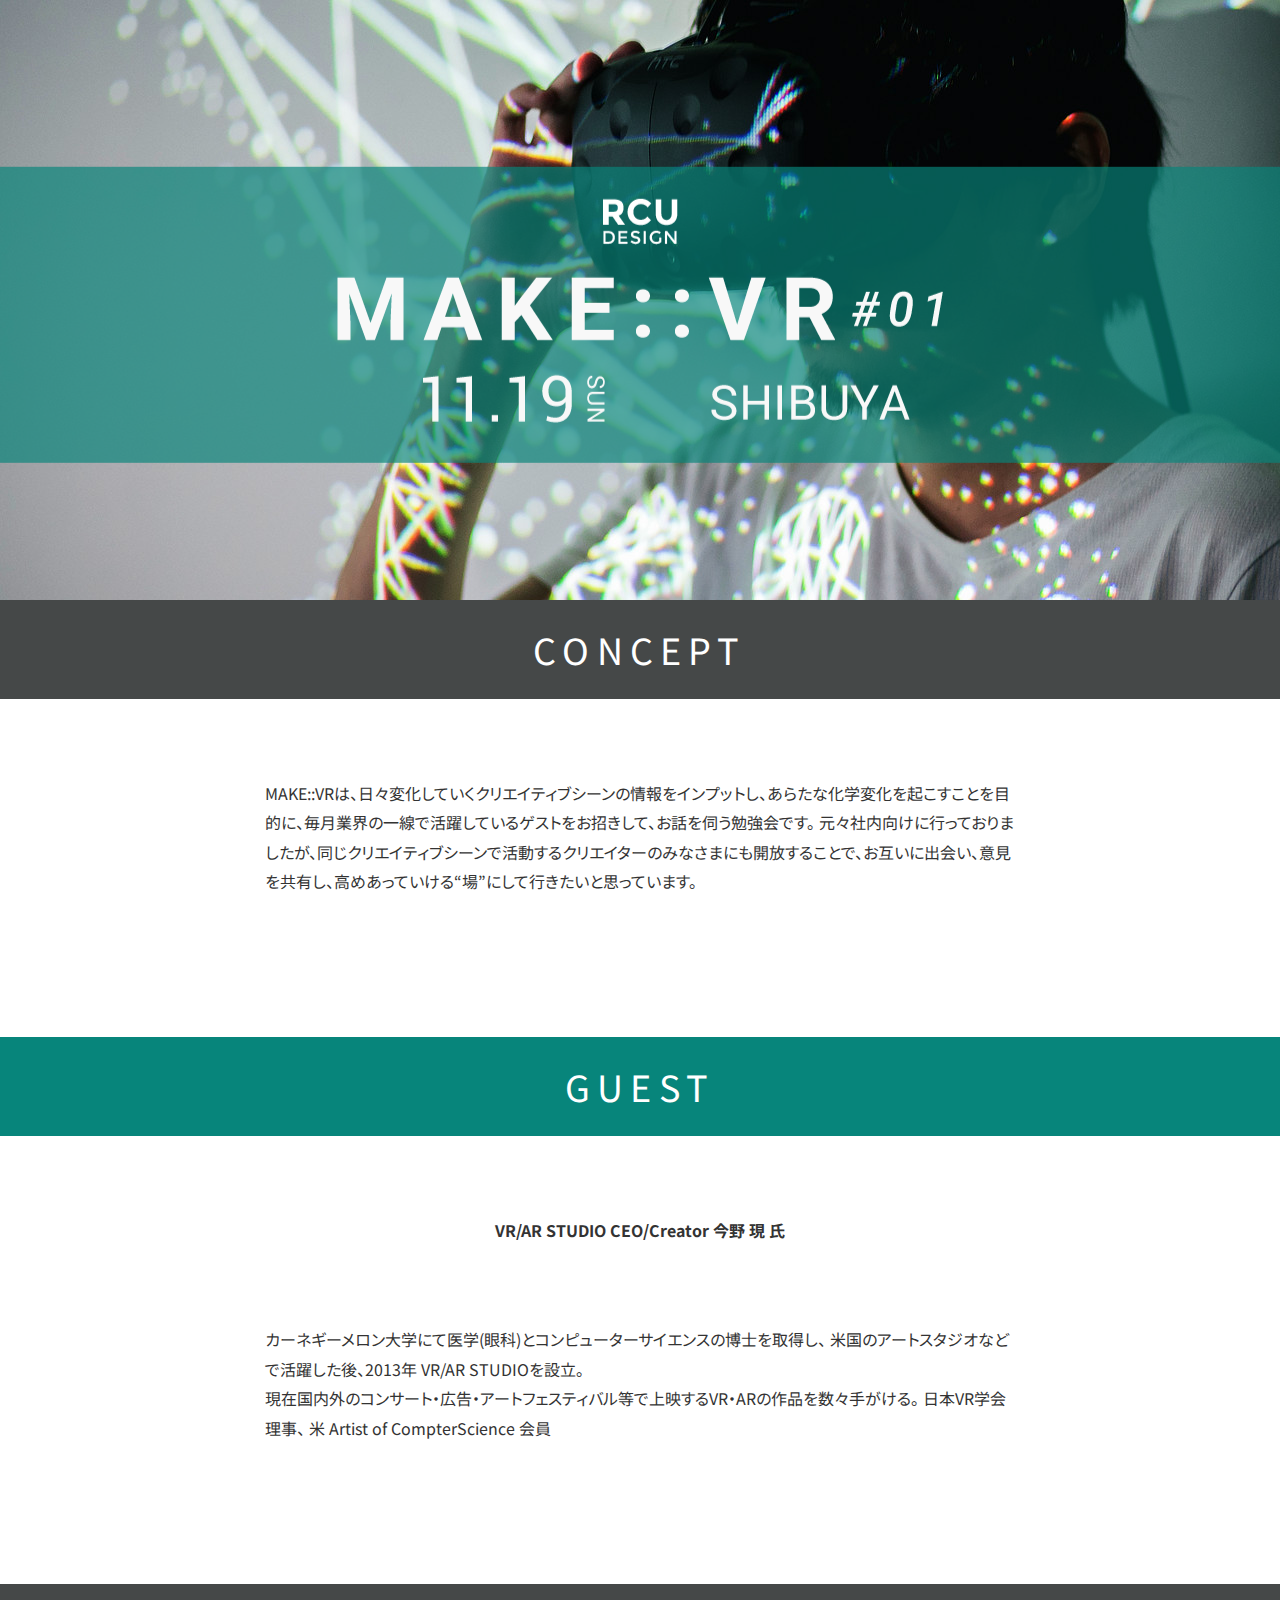
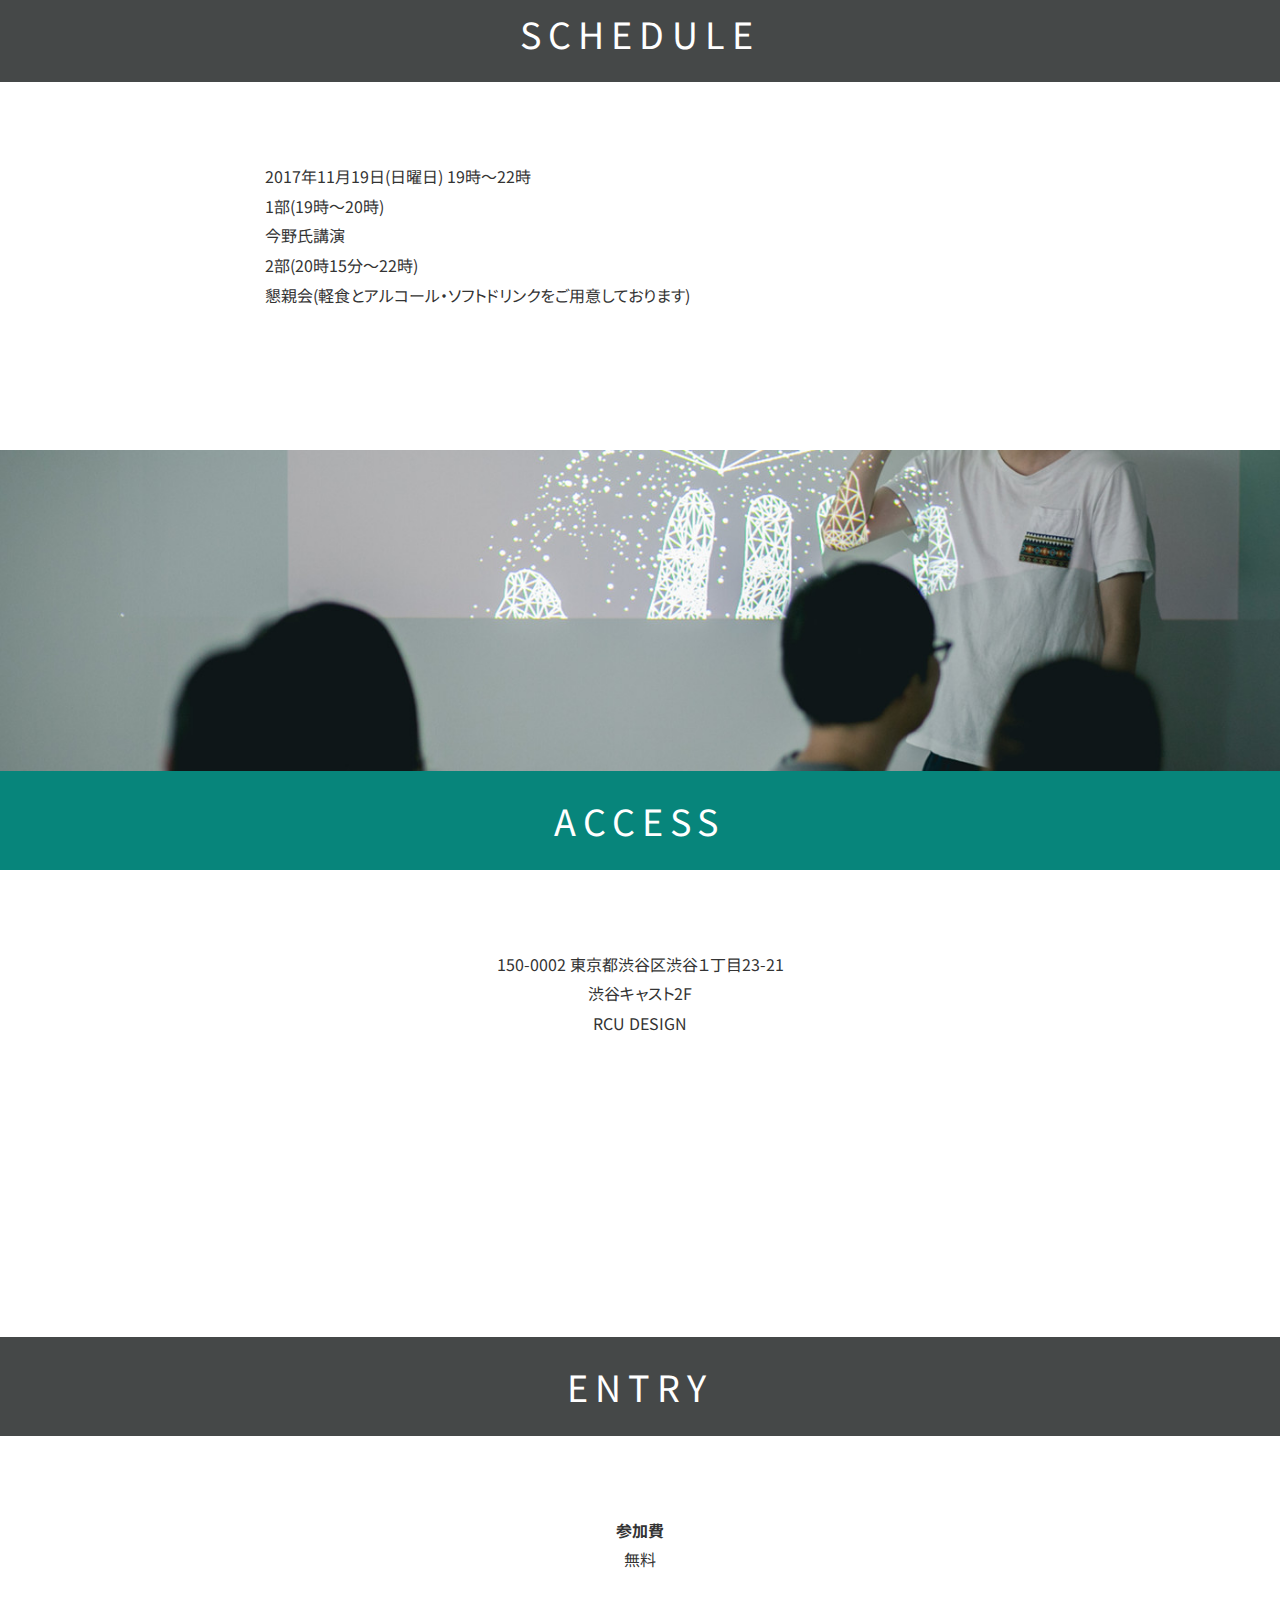
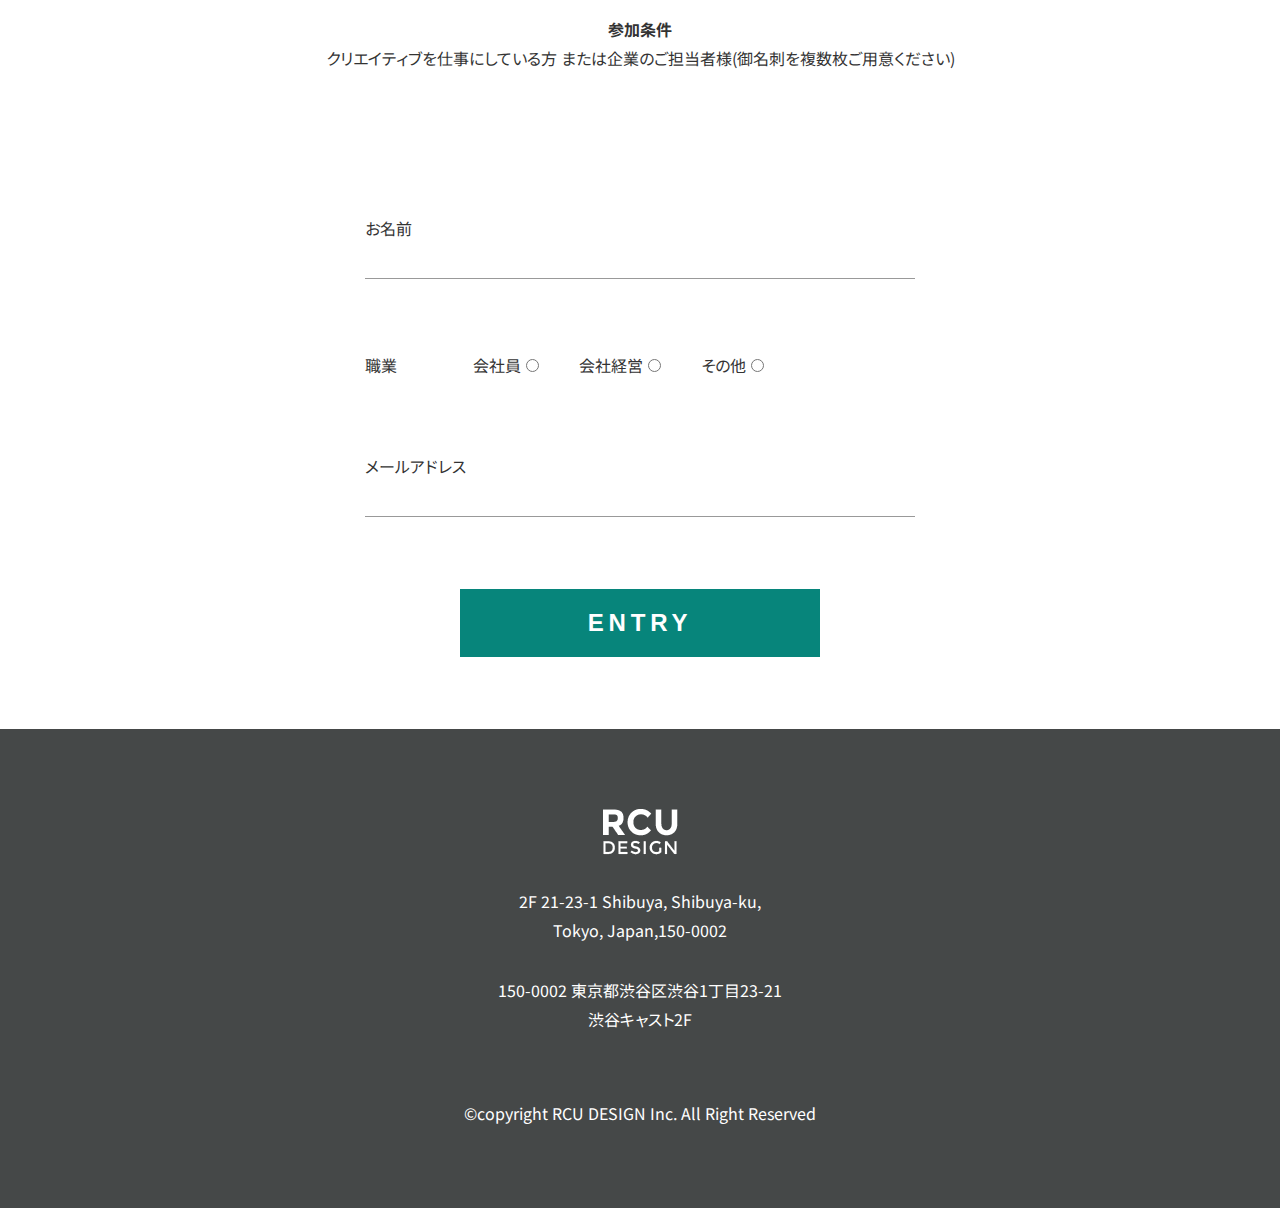
<file: デジハリ制作物/MakeVR/htdocs/index.html>
<!doctype html> 
<html lang="jp">
	<head>
    <meta charset="UTF-8">
	<title>MAKE::VR#01 11月19日(日) SHIBUYAで開催！</title>
    <meta name="viewport" content="width=device-width, initial-scale=1.0">
    <meta name="Description" content="MAKE::VR#01 11月19日(日) SHIBUYAで開催！日々変化していくクリエイティブシーンの情報をインプットし、あらたな化学変化を起こすことを目的に、毎月業界の一線で活躍しているゲストをお招きして、お話を伺う勉強会です。">
    <meta property="og:title" content="MAKE::VR#01 11月19日(日) SHIBUYAで開催！">
    <meta property="og:description" content="MAKE::VR#01 11月19日(日) SHIBUYAで開催！日々変化していくクリエイティブシーンの情報をインプットし、あらたな化学変化を起こすことを目的に、毎月業界の一線で活躍しているゲストをお招きして、お話を伺う勉強会です。">
    <meta property="og:type" content="Website">
    <meta property="og:url" content="#">
    <meta property="site_name" content="MAKE::VR#01 11月19日(日) SHIBUYAで開催！">
    <meta property="og:image" content="images/meta/og-image.png">
    <meta name="format-detection" content="telephone=no">
    <link rel="canonical" href="#">
    <link rel="apple-touch-icon" href="images/meta/touch-icon.png">
    <link rel="shortcut icon" href="images/meta/favicon.ico">
	<link rel="stylesheet" href="./css/reset.css" type="text/css">
	<link rel="stylesheet" href="./css/style.css" type="text/css">
	<link href="https://fonts.googleapis.com/css?family=Noto+Sans+JP|Roboto&display=swap" rel="stylesheet">
	</head>
	<body>

		<header>
			<div>
				<div class="header_cnt">
					<img src="./images/images/header/kv_logo.png" alt="RCU DESIGN" class="logo">
				</div>
				<div class="header_cnt">
					<img src="./images/images/header/kv_text.png"  alt="MAKE::VR#01 11.19 SUN SHIBUYA" class="pc">
					<img src="./images/images/header/kv_text__sp.png" alt="MAKE::VR#01 11.19 SUN SHIBUYA" class="sp">
				</div>
			</div>
		</header>

		<section class="concept">
			<h2>CONCEPT</h2>
			<p>
			MAKE::VRは、日々変化していくクリエイティブシーンの情報をインプットし、あらたな化学変化を起こすことを目的に、毎月業界の一線で活躍しているゲストをお招きして、お話を伺う勉強会です。 元々社内向けに行っておりましたが、同じクリエイティブシーンで活動するクリエイターのみなさまにも開放することで、お互いに出会い、意見を共有し、高めあっていける“場”にして行きたいと思っています。
			</p>
		</section>

		<section class="guest">
			<h2 class="green">GUEST</h2>
			<h3>VR/AR STUDIO CEO/Creator 今野 現 氏</h3>
			<p>
			カーネギーメロン大学にて医学(眼科)とコンピューターサイエンスの博士を取得し、 米国のアートスタジオなどで活躍した後、2013年 VR/AR STUDIOを設立。
			<br>
			現在国内外のコンサート・広告・アートフェスティバル等で上映するVR・ARの作品を数々手がける。 
			日本VR学会理事、 米 Artist of CompterScience 会員
			</p>
			</section>

		<section class="schedule">
			<h2>SCHEDULE</h2>
			<dl>
				<dt>2017年11月19日(日曜日) 19時～22時</dt>
				<dt>1部(19時～20時)</dt>
					<dd>今野氏講演</dd>
				<dt>2部(20時15分～22時)</dt>
					<dd>懇親会(軽食とアルコール・ソフトドリンクをご用意しております)</dd>
			</dl>
			<img src="./images/images/schedule/schedule_img.jpg" alt="イベントの様子" class="pc">
			<img src="./images/images/schedule/schedule_img__sp.jpg" alt="イベントの様子" class="sp">
		</section>

		<section class="access">
			<h2 class="green">ACCESS</h2>
			<p>
			150-0002 東京都渋谷区渋谷１丁目23-21<br>
			渋谷キャスト2F<br>
			RCU DESIGN<br>
			</p>
			<div class="g_map">
			<iframe class="maps" src="https://www.google.com/maps/embed?pb=!1m16!1m12!1m3!1d3241.5843968865815!2d139.70051981525825!3d35.66260988019864!2m3!1f0!2f0!3f0!3m2!1i1024!2i768!4f13.1!2m1!1sshibuya+cast!5e0!3m2!1sja!2sjp!4v1507962524283" width="100%" height="100%" frameborder="0" style="border:0" allowfullscreen></iframe>
			</div>
		</section>

		<section class="entry">
			<h2>ENTRY</h2>
			<dl>
				<dt>参加費</dt>	
					<dd>無料</dd>
				<dt>参加条件</dt>
					<dd>クリエイティブを仕事にしている方 または企業のご担当者様(御名刺を複数枚ご用意ください)</dd>
			</dl>
			<form action="" method="POST">
				<ul>
					<li>
						<label for="name">
							お名前 <br>
							<input type="text" name="name" id="name" class="input_text">
						</label>
					</li>
					<li class="profession">
						<span>職業</span><br class="sp">
						会社員<input type="radio" name="職業">
						会社経営<input type="radio" name="会社経営">
						その他<input type="radio" name="その他">
					</li>
					<li>
						メールアドレス<br>
						<input type="text" name="メールアドレス" class="input_text">
					</li>
					<li class="submit">
						<input type="submit" name="ENTRY" value="ENTRY">
					</li>		
				</ul>
			</form>
		</section>

		<footer>
			<p><img src="./images/images/footer/footer_logo.png" alt="RCU DESIGN" class="logo"></p>
			<p>
			2F 21-23-1 Shibuya, Shibuya-ku,<br>
			Tokyo, Japan,150-0002<br>
			<br>
			150-0002 東京都渋谷区渋谷1丁目23-21<br>
			渋谷キャスト2F<br>
			</p>
			<p>
			<smal>&copy;copyright RCU DESIGN Inc. All Right Reserved</smal>
			</p>
		</footer>

	</body>
</html>
</file>
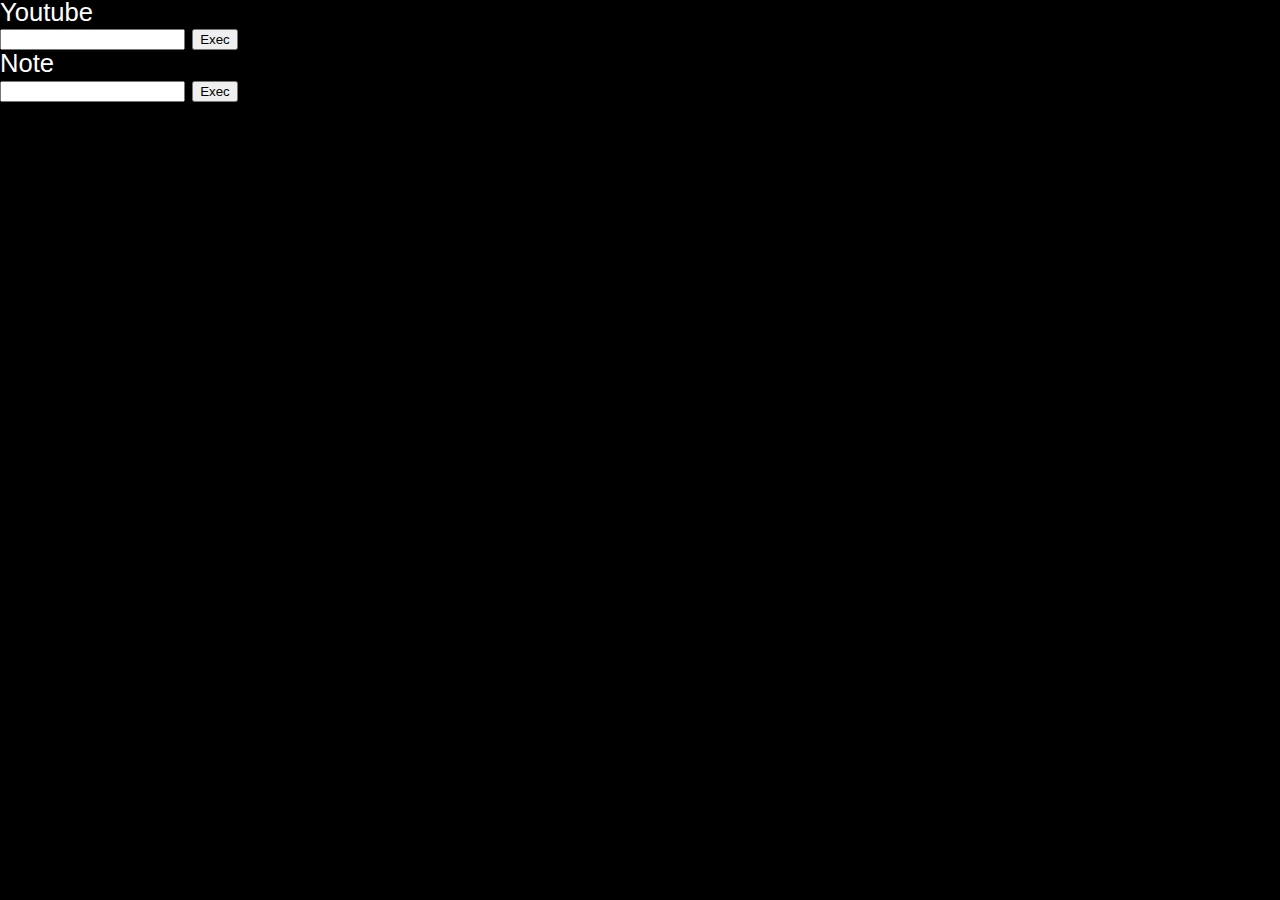
<file: デジハリ制作物/website/user.html>
<!doctype html>
<html lang="ja">
  <head>
    <!-- Required meta tags -->
    <meta charset="utf-8">
    <title>Name is Kinako Official Site</title>
    <meta name="viewport" content="width=device-width, initial-scale=1, shrink-to-fit=no">
    <meta name="description" content="NAME is KINAKOの公式サイト">
    <meta property="og:title" content="NAME is KINAKO Official Site">
    <meta property="og:type" content="website">
    <meta property="og:url" content="#">
    <!-- <meta property="og:image" content="./image/ogiimage.png"> -->
    <meta property="og:site_name" content="NAME is KINAKO Official Site">
    <meta property="og:description" content="NAME is KINAKOの公式サイト">
    <meta name="format-detection" content="telephone=no">
    <meta name="twitter:card" content="summary_large_image">
    <meta http-equiv="X-UA-Compatible" content="IE=edge">
    <meta name="keywords" content="NAME is KINAKO,ネムキナ">
    <link rel="stylesheet" href="./css/reset.css">
    <link rel="stylesheet" href="https://use.fontawesome.com/releases/v5.1.0/css/all.css" integrity="sha384-lKuwvrZot6UHsBSfcMvOkWwlCMgc0TaWr+30HWe3a4ltaBwTZhyTEggF5tJv8tbt" crossorigin="anonymous">
    <link rel="stylesheet" href="./css/style.css">
    <link rel="stylesheet" href="./css/index.css">
    <link rel="canonical" href="#">
    <!-- <link rel="apple-touch-icon" href="image/touch-icon.png"> -->
    <!-- <link rel="shortcut icon" href="image/favicon.ico"> -->
    <!-- Bootstrap CSS -->
    <link rel="stylesheet" href="https://stackpath.bootstrapcdn.com/bootstrap/4.2.1/css/bootstrap.min.css" integrity="sha384-GJzZqFGwb1QTTN6wy59ffF1BuGJpLSa9DkKMp0DgiMDm4iYMj70gZWKYbI706tWS" crossorigin="anonymous">
    
    <!-- <script type="text/javascript" language="javascript" src="./js/app.js">
      // function onButtonClick() {
      //      target1 = document.getElementById("id_textBox_y");
      //      target1.innerText = document.forms.id_form1.id_textBox_youtube.value;
      //      target2 = document.getElementById("id_textBox_n");
      //      target2.innerText = document.forms.id_form2.id_textBox_note.value;
      // }
    </script>-->
 
  </head>
  <body>

    <form name="form1" id="id_form1" action="">
      <div class="fff">
        Youtube
      </div>
      <input name="textBox_youtube" id="id_textBox_youtube" type="text" value="" />
      <input type="button" value="Exec" onclick="onButtonClick();" />
    </form>

    <form name="form2" id="id_form2" action="">
      <div class="fff">
        Note
      </div>
      <input name="textBox_note" id="id_textBox_note" type="text" value="" />
      <input type="button" value="Exec" onclick="onButtonClick();" />
    </form>

    <div class="fff" id="id_textBox_y"></div>
    <div class="fff" id="id_textBox_n"></div>

    

    <!-- <script src="https://code.jquery.com/jquery-3.3.1.slim.min.js" integrity="sha384-q8i/X+965DzO0rT7abK41JStQIAqVgRVzpbzo5smXKp4YfRvH+8abtTE1Pi6jizo" crossorigin="anonymous"></script>
    <script src="https://cdnjs.cloudflare.com/ajax/libs/popper.js/1.14.6/umd/popper.min.js" integrity="sha384-wHAiFfRlMFy6i5SRaxvfOCifBUQy1xHdJ/yoi7FRNXMRBu5WHdZYu1hA6ZOblgut" crossorigin="anonymous"></script>
    <script src="https://stackpath.bootstrapcdn.com/bootstrap/4.2.1/js/bootstrap.min.js" integrity="sha384-B0UglyR+jN6CkvvICOB2joaf5I4l3gm9GU6Hc1og6Ls7i6U/mkkaduKaBhlAXv9k" crossorigin="anonymous"></script>
    <script type="text/javascript" src="js/jquery-3.3.1.min.js"></script>
    <script src="https://ajax.googleapis.com/ajax/libs/jquery/3.3.1/jquery.min.js"></script>-->
    <script src="./js/app.js"></script>
  </body>
</html>
</file>
<file: デジハリ制作物/MakeVR/htdocs/css/style.css>
@charset "utf-8";
html {
	font-size: 16px;
	-webkit-font-smoothing: antialiased;
  	-moz-osx-font-smoothing: grayscale;
}
body {
	color: #333;
	font-family: 'Roboto', sans-serif;
	font-family: 'Noto Sans JP', sans-serif;
	font-size: 16px;
	font-feature-settings: "palt" 1;
	line-height : 1.85;	
}
h2 {
	padding: 16px 0;
	background-color: #454848;
	width: 100%;
	color: #ffffff;
	text-align: center;
	letter-spacing: 0.2em;
}
.green {
	background-color: #07857b;
}
h3 {
	font-weight: bold;
	text-align: center;
}
.g_map {
	width: 100%;
	height: 26.3%;
}
.entry dl {
	text-align: center;
}
.entry dd:first-of-type {
	margin-bottom: 40px;
}
.entry dt {
	font-weight: bold;
}
footer {
	background-color: #454848;
	color: #ffffff;
	text-align: center;
}
footer p:first-of-type {
	padding-top: 80px;
	margin-bottom: 32px;
}
footer p:nth-of-type(2){
	margin-bottom: 64px;
}
footer p:last-of-type {
	padding-bottom: 80px;
}
.input_text {
	width: 100%;
	text-align: center;
	border-width: 0 0 1px 0;
	border-color: #999;
	padding: 8px 0 8px 0;
	font-size: 16px;
}
.submit input{
	background-color: #07857b;
	font-size: 24px;
	letter-spacing: 0.2em;
	font-weight: bold;
	color: #ffffff;
	border-width: 0;
}

@media (max-width: 768px){
	.pc {
		display: none;
	}
	img {
		width: 100%;
		height: auto;
	}
	header {
		position: relative;
		background-image: url("../images/images/header/kv_img__sp.jpg");
		background-size: cover;  
		width: 100%;
		height: 300px;
	}
	header>div {
		width: 100%;
		position: absolute;
		top: 50%;
		transform:translateY(-45%);
		background-color: rgba(7,133,123,0.68);
	}
	.header_cnt {
		margin-top: 16px;
		text-align: center;
	}
	.header_cnt .sp {
		width: 83.2%;
		height: auto;
	}
	.header_cnt:last-of-type {
		margin-bottom: 16px;
	}
	.logo {
		width: 50px;
		height: auto;
	}
	h2 {
		font-size: 20px;
	}
	.concept p, .guest p {
		margin: 40px 20px 70px;
	}
	h3 {
		margin-top: 40px;
	}
	.schedule dl {
		margin: 40px 20px 70px;
	}
	.access p {
		margin: 40px 20px;
	}
	.entry dl{
		padding: 40px 20px 32px;
	}
	.entry li {
		margin-bottom: 40px;
	}
	.entry li:last-of-type {
		margin-bottom: 56px;
	}
	form {
		margin: 0 20px 70px;
	}
	.submit input{
		width: 100%;
		padding: 12px 0;
	}
	.profession input {
		margin-right: 20px;
	}
}
@media (min-width: 769px){
	.sp {
		display: none;
	}
	header {
		position: relative;
		background-image: url("../images/images/header/kv_img.jpg");
		background-size: cover;  
		width: 100%;
		height: 600px;
	}
	header>div {
		width: 100%;
		position: absolute;
		top: 50%;
		transform:translateY(-45%);
		background-color: rgba(7,133,123,0.68);
	}
	.header_cnt {
		margin-top: 32px;
		text-align: center;
	}
	.header_cnt:last-of-type {
		margin-bottom: 40px;
	}
	.concept p, .guest p, .access p {
		width: 750px;
		margin: 80px auto 140px;
	}
	.schedule dl {
		width: 750px;
		margin: 80px auto 140px;
	}
	.schedule img {
		width: 100%;
	}
	.access p {
		text-align: center;
	}
	h2 {
		font-size: 36px;
	}
	h3 {
		margin-top: 80px;
	}
	.entry dl {
		width: 750px;
		margin: 80px auto 140px;
	}
	.entry dd:last-of-type {
		margin-bottom: 120px;
	}
	.entry li {
		margin-bottom: 72px;
	}
	form {
		width: 550px;
		margin: auto;
	}
	.profession span {
		margin-right: 72px;
	}
	.profession input {
		margin-right: 36px;
	}
	.submit {
		text-align: center;
	}
	.submit input{
		width: 360px;
		padding: 20px 0;
	}
}
</file>
<file: デジハリ制作物/website/css/style.css>
body{
    background-color: black !important;
    color: white;
    font-family: 'Raleway', sans-serif;
    font-family: 'Noto Sans JP', sans-serif;
    font-size: 1.6rem;
    font-feature-settings: "palt";
    initial-letter: 0.05em;
    -webkit-font-smoothing: antialiased;
    padding: 0!important;
    margin: 0!important;
}
.selector-for-some-widget{
    box-sizing: content-box;
}
.img-responsive{
    display: block;
    width: 100%;
    height: auto;
}
.sns_icon{
    font-size: larger;
    color: white;
}
.sns a{
    margin: 5%;
}
.copyright{
    color: white;
    margin-top: 5rem;
}
.navbar-dark .navbar-toggler {
    color: none!important;
    border-color: none!important;
}
footer{
    padding-bottom: 2rem;
}

/*▽ ページング ▽*/
.pagination ul {
    margin: 1em 0;
    padding: 0;
    list-style: none;
    font-weight: 200;
    text-align: center;
}
.pagination ul li {
    display: inline-block;
    line-height: 2.4; /* 複数行になった時に重ならないように調整 */
}
.pagination ul li a {
    padding: 2px 8px;
    color: #fff;
    text-decoration: none;
}
.pagination ul li a:link,
.pagination ul li a:visited {
    color: #fff;
}
.pagination ul li a:hover {
    background: #e2e2e2;
    color: #535353;
}
.pagination ul li.crnt a {
    background: #e2e2e2;
    padding: 2px 8px;
    color: #535353;
}
.pagination ul li.back {
    margin-right: 10px;
}
.pagination ul li.next {
    margin-left: 10px;
}
.pagination p {
    background: #fff;
    padding: 3px 8px;
    overflow: hidden;
}
.pagination p span {
    float: left;
    width: 84px;
}
/*△ ページング △*/
.read_more_img{
    width: 100%;
    height: auto;
}
.fff{
    color: #fff;
}


@media screen and (max-width:760px) { 
    /*　画面サイズが760pxまではここを読み込む　*/
    .pc{
        display: none!important;
    }
    .sp{
        display: block!important;
    }
    .site_title{
        width: 75%
    }
    .sticky-top{
        z-index: 9!important; 
    }
    /*▽ ハンバーガーメニュー ▽*/
    header {
        background-color: rgba(0,0,0,0.5);
        backdrop-filter: blur(5px);
        width: 100%;
        display: flex;
        flex-wrap: wrap;
        justify-content: flex-end;
        align-items: center;
        height: 60px;
        padding: .5rem .8rem!important;
        position: fixed;
        top: 0;
        left: 0;
        z-index: 2;
    }
    .menu-trigger {
        display: inline-block;
        position: relative;
        width: 36px;
        height: 28px;
        vertical-align: middle;
        cursor: pointer;
    }
    .menu-trigger span {
        display: inline-block;
        box-sizing: border-box;
        position: absolute;
        left: 0;
        width: 100%;
        height: 4px;
        border-radius: 25px;
        background-color: rgba(225,225,225,.8);
        transition: all .5s .2s;
    }
    .menu-trigger.active span {
        border-radius: 25px;
        background-color: rgba(225,225,225,.8);
    }
    .menu-trigger span:nth-of-type(1) {
        top: 0;
    }
    .menu-trigger.active span:nth-of-type(1) {
        transform: translateY(12px) rotate(-45deg);
    }
    .menu-trigger span:nth-of-type(2) {
        top: 12px;
    }
    .menu-trigger.active span:nth-of-type(2) {
        opacity: 0;
    }
    .menu-trigger span:nth-of-type(3) {
        bottom: 0;
    }
    .menu-trigger.active span:nth-of-type(3) {
        transform: translateY(-12px) rotate(45deg);
    }
    nav {
        width: 100%;
        background-color: rgba(0, 0, 0, 0.7);
        backdrop-filter: blur(5px);
        color: #fff;
        text-align: center;
        display: none;
        position: fixed;
        top: 0;
        left: 0;
        z-index: 1;
    }
    nav ul {
        padding: 20px 0;
    }
    nav ul li {
        padding: 5px 0;
    }
    li:first-of-type {
        margin-top: 5rem;
    }
    .menu_btn{
        height: 1rem;
    }
    .sp_menu {
        margin-bottom: 2rem;
    }
    /*△ ハンバーガーメニュー △*/

    /*▽ ページング ▽*/
    .pagination ul {
        font-size: 3vw;
    }
    .pagination ul li {
        padding: 0 2vw;
    }
    .pagination li:first-of-type {
        margin-top: 0rem;
    }
    /*△ ページング △*/

    .m_t{
        margin-top: 8rem;
    }
    .sub_title{
        display: none;
    }
    .nav_sp {
        display: none;
    }
    .sns{
        margin: 5rem 0 0;
    }
    .read_more{
        display: block;
        width: 25%;   
    }
}

@media screen and (min-width:761px) {
    /*　画面サイズが761pxからはここを読み込む　*/
    .navbar-toggler{
        display: none;
    }
    .pc{
        display: block!important;
    }
    .sp{
        display: none!important;
    }
    .navbar{
        padding: 1.2rem 1.2rem!important;
        position: fixed;
        background-color: rgba(0,0,0,0.5);
        backdrop-filter: blur(5px);
    }
    .top_menu{
        padding: 2rem;
    }
    .top_menu a::after {
        position: absolute;
        bottom: -.5rem;
        left: 0;
        content: '';
        width: 100%;
        height: 1px;
        background: rgb(18,214,223);
        background: linear-gradient(90deg, rgba(18,214,223,.8) 0%, rgba(247,15,255,.8) 100%);
        transform: scale(0, 1);
        transform-origin: left top;
        transition: transform .3s;
    }
    .top_menu a:hover::after {
        transform: scale(1, 1);
    }
    .top_menu a {
        position: relative;
        display: inline-block;
        text-decoration: none;
    }
    .menu_btn{
        height: 1rem;
    }
    .breadcrumb{
        background-color: black!important;
    }
    .breadcrumb-item > a{
        color: rgba(225,225,225,.8)!important;
    }

    /*▽ ページング ▽*/
    .pagination ul {
        font-size: 1.5rem;
    }
    .pagination ul li {
        padding: 0 1rem;
    }
    /*△ ページング △*/

    .m_t{
        margin-top: 2.5rem;
    }
    .sub_title{
        width: 18%;
        margin: 2rem 0rem 0rem 3rem;
    }
    .sub_title > img{
        height: 1.5rem;
    }
    .hd_sp{
        display: none!important;
    }
    .sns{
        margin: 2rem 0 0;
    }
    .read_more{
        display: block;
        width: 15%;
    }
    .rm a::after {
        position: absolute;
        bottom: -.5rem;
        left: 0;
        content: '';
        width: 100%;
        height: 1px;
        background: rgb(18,214,223);
        background: linear-gradient(90deg, rgba(18,214,223,.8) 0%, rgba(247,15,255,.8) 100%);
        transform: scale(0, 1);
        transform-origin: left top;
        transition: transform .3s;
    }
    .rm a:hover::after {
        transform: scale(1, 1);
    }
    .rm a {
        position: relative;
        display: inline-block;
        text-decoration: none;
    }
}
</file>
<file: デジハリ制作物/website/css/index.css>
.news{
    width: 90%;
    background-color: rgba(255,255,255,0.08);
    color: #ffffff;
    font-weight: 100;
}
/* .abc .read_more_img::after {
    position: absolute;
    bottom: -.5rem;
    left: 0;
    content: '';
    width: 100%;
    height: 1px;
    background: rgb(18,214,223);
    background: linear-gradient(90deg, rgba(18,214,223,.8) 0%, rgba(247,15,255,.8) 100%);
    transform: scale(0, 1);
    transform-origin: left top;
    transition: transform .3s;
}
.abc .read_more_img:hover::after {
    transform: scale(1, 1);
}
.abc .read_more_img {
    position: relative;
    display: inline-block;
    text-decoration: none;
} */

@media screen and (max-width:760px) { 
    /*　画面サイズが760pxまではここを読み込む　*/
    .news{
        margin: 3rem 0 0;
        border-radius: 10px;
        padding: 1.2rem;
    }
    .news_img{
        width: 15%;
    }

}
@media screen and (min-width:761px) {
    /*　画面サイズが761pxからはここを読み込む　*/
    .top_menu a {
        position: relative;
        display: inline-block;
        text-decoration: none;
    }
    .news{
        margin: 2rem 0 0;
        border-radius: 15px;
        padding: 2rem;
    }
    .news_img{
        height: 1.2rem;
    }

}
</file>
